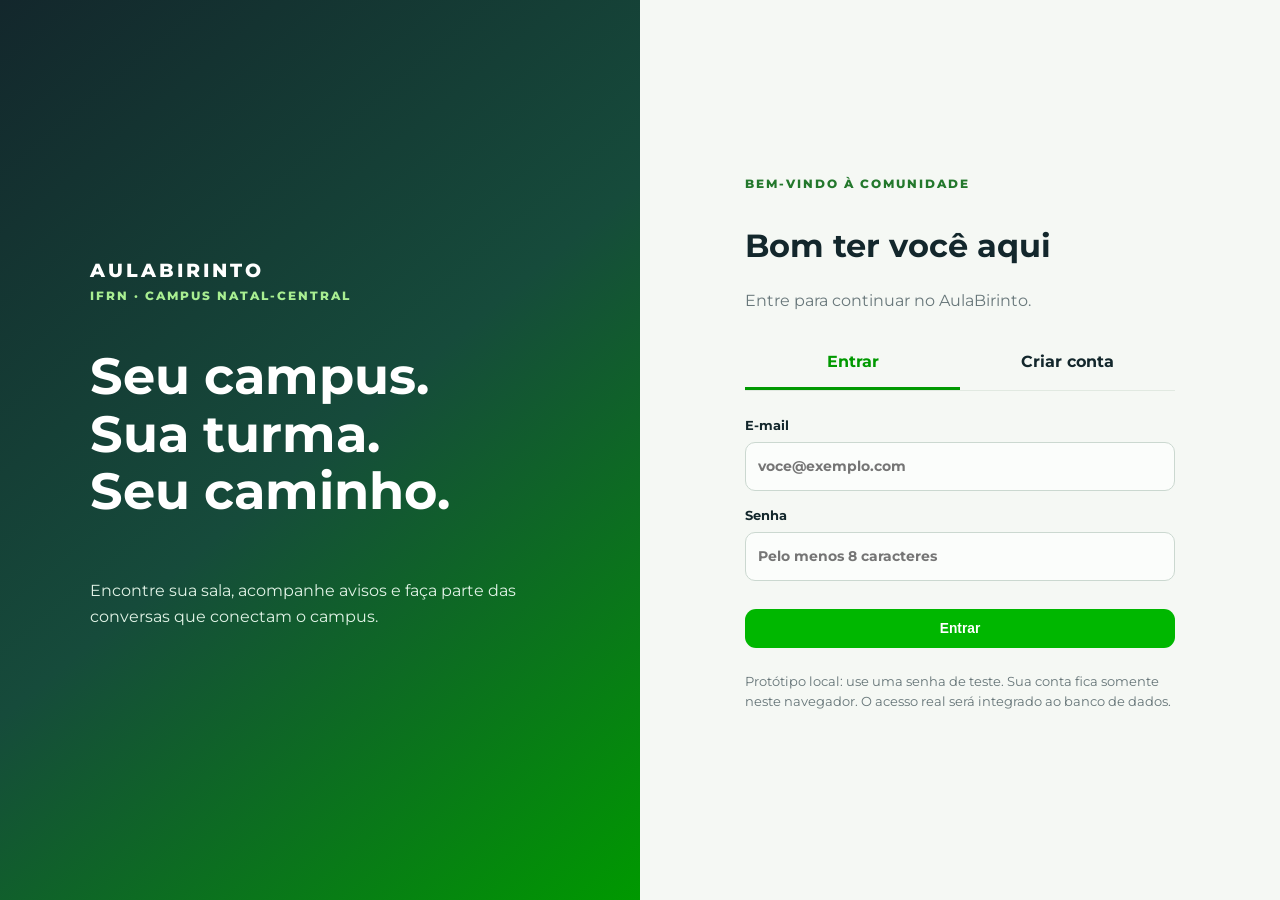
<file: AulaBirinto_DIATINF_animado/index.html>
<!DOCTYPE html>
<html lang="pt-BR">

<head>
    <meta charset="UTF-8">
    <meta name="viewport" content="width=device-width, initial-scale=1.0">

    <meta name="description" content="AulaBirinto - encontre sua sala sem complicação no IFRN CNAT">

    <title>Início | AulaBirinto</title>

    <link rel="stylesheet" href="css/styles.css">
    <link rel="stylesheet" href="css/animations.css">
    <link rel="stylesheet" href="css/community.css">
    <script src="js/community.js"></script>
</head>

<body>

    <!-- Cabeçalho -->
    <header class="topbar">
        <div class="top-inner">

            <a class="brand" href="index.html">
                <img src="images/logo.png" alt="AulaBirinto — encontre sua sala sem complicação">
            </a>

            <div class="user-chip">
                ● Área demonstrativa · IFRN CNAT
            </div>

        </div>
    </header>

    <!-- Menu de navegação -->
    <nav aria-label="Navegação principal">
        <div class="nav-inner">

            <a href="index.html">Início</a>

            <div class="dropdown">
                <a class="dropdown-label" href="cadastro1.html">
                    Cadastros ▾
                </a>

                <div class="submenu">
                    <a href="cadastro1.html">Salas de aula</a>
                    <a href="cadastro2.html">Turmas</a>
                    <a href="cadastro3.html">Avisos de mudança</a>
                </div>
            </div>

            <a href="sobre.html">Sobre nós</a>
            <a href="contato.html">Contato</a>

        </div>
    </nav>

    <!-- Conteúdo principal -->
    <main class="container">

        <!-- Seção inicial -->
        <section class="hero">

            <div class="eyebrow">
                IFRN · Campus Natal-Central
            </div>

            <h1>
                Encontrar sua sala<br>
                não precisa ser um labirinto.
            </h1>

            <p>
                Consulte salas, acompanhe mudanças de aula e explore
                o campus CNAT em uma experiência simples e colaborativa.
            </p>

            <a class="btn" href="cadastro1.html">
                Explorar salas →
            </a>

            <a class="btn secondary" href="sobre.html">
                Conheça o projeto
            </a>

        </section>

        <!-- Visão geral -->
        <div class="section-head">
            <h2>Visão geral do campus</h2>
            <span class="muted">Painel ilustrativo</span>
        </div>

        <section class="cards">

            <article class="card">
                <div class="card-icon">🧭</div>
                <div class="metric">Mapa</div>

                <h3>Localize ambientes</h3>

                <p>
                    Visualize blocos, salas e pontos de referência do CNAT.
                </p>
            </article>

            <article class="card">
                <div class="card-icon">🔔</div>
                <div class="metric">Ao vivo</div>

                <h3>Mudanças de sala</h3>

                <p>
                    Consulte avisos colaborativos sobre alterações nas aulas.
                </p>
            </article>

            <article class="card">
                <div class="card-icon">🤝</div>
                <div class="metric">Colabore</div>

                <h3>Informação comunitária</h3>

                <p>
                    Alunos autenticados poderão informar e validar atualizações.
                </p>
            </article>

        </section>

        <!-- Mapa esquemático -->
        <div class="section-head">
            <h2>Mapa esquemático</h2>

            <a href="cadastro1.html">
                Ver salas cadastradas →
            </a>
        </div>

        <section class="two-col">

            <div class="map-preview" aria-label="Representação esquemática dos blocos">

                <div class="block">
                    DIATINF
                    <small>Salas de aula</small>
                </div>

                <div class="block">
                    DIATINF
                    <small>Área acadêmica</small>
                </div>

                <div class="block">
                    DIATINF
                    <small>Bloco de ensino</small>
                </div>

                <div class="block">
                    DIATINF
                    <small>Salas de informática</small>
                </div>

                <div class="block highlight">
                    DIATINF-12
                    <small>Exemplo de alteração</small>
                </div>

                <div class="block">
                    DIATINF
                    <small>Referência visual</small>
                </div>

            </div>

            <div class="panel">

                <h3>Uma informação mais próxima da rotina</h3>

                <p class="muted">
                    O SUAP concentra informações acadêmicas oficiais,
                    mas mudanças pontuais podem chegar por e-mail ou
                    boca a boca. O AulaBirinto propõe uma camada
                    colaborativa para facilitar a consulta à sala atual.
                </p>

                <div class="notice">
                    *Este site usa contas e conversas locais neste navegador. Não há
                    validação em tempo real ou integração com o SUAP.
                </div>

            </div>

        </section>

    </main>

    <!-- Rodapé -->
    <footer>
        <div class="footer-inner">

            <div>
                <strong>AULABIRINTO</strong>
                · Encontre sua sala sem complicação
            </div>

            <div>
                Projeto acadêmico de Web Design · IFRN CNAT · 2026.2
            </div>

            <div>
                Protótipo demonstrativo — dados fictícios
            </div>

        </div>
    </footer>

    <!-- Scripts -->
    <script src="js/animations.js" defer></script>

</body>

</html>
</file>
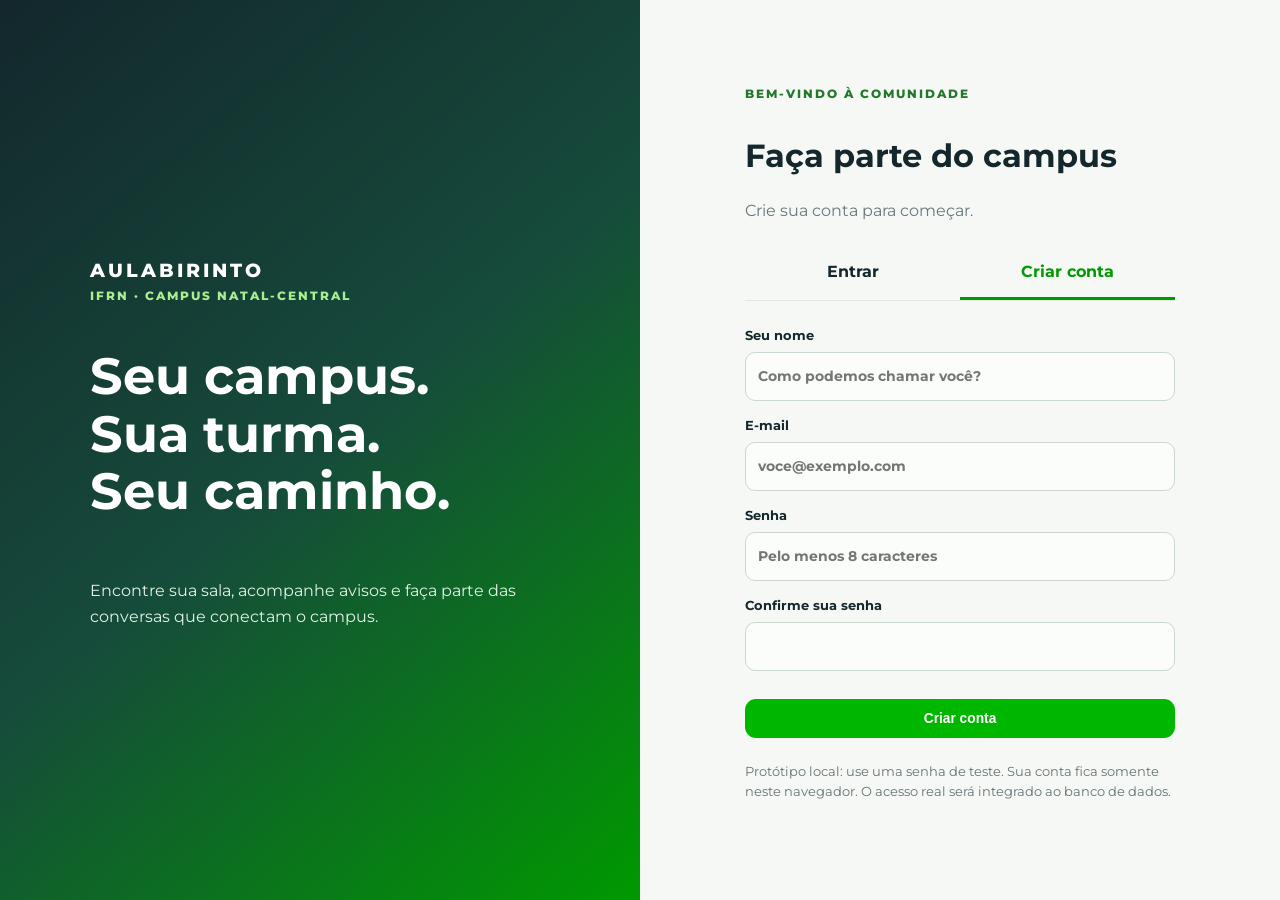
<file: AulaBirinto_DIATINF_animado/cadastro.html>
<!DOCTYPE html>
<html lang="pt-BR">

<head>
    <meta charset="UTF-8">
    <meta name="viewport" content="width=device-width, initial-scale=1">
    <title>Criar conta | AulaBirinto</title>
    <link rel="stylesheet" href="css/styles.css">
    <link rel="stylesheet" href="css/community.css">
    <script src="js/community.js"></script>
</head>

<body>
    <main class="auth-layout">
        <section class="auth-story"><span class="auth-brand">AULABIRINTO</span>
            <div class="eyebrow">IFRN · Campus Natal-Central</div>
            <h1>Seu campus.<br>Sua turma.<br>Seu caminho.</h1>
            <p>Encontre sua sala, acompanhe avisos e faça parte das conversas que conectam o campus.</p>
        </section>
        <section class="auth-main">
            <div class="auth-card">
                <div class="auth-intro">
                    <div class="eyebrow">Bem-vindo à comunidade</div>
                    <h2>Faça parte do campus</h2>
                    <p class="muted">Crie sua conta para começar.</p>
                </div>
                <nav class="auth-tabs" aria-label="Acesso à conta"><a href="login.html">Entrar</a><a
                        href="cadastro.html" aria-current="page">Criar conta</a></nav>
                <form id="auth-form" data-mode="register" class="form-grid"><label>Seu nome<input name="name"
                            autocomplete="name" required maxlength="80"
                            placeholder="Como podemos chamar você?"></label><label>E-mail<input name="email"
                            type="email" autocomplete="email" required maxlength="254"
                            placeholder="voce@exemplo.com"></label><label>Senha<input name="password" type="password"
                            autocomplete="new-password" minlength="8" maxlength="128" required
                            placeholder="Pelo menos 8 caracteres"></label><label>Confirme sua senha<input
                            type="password" name="confirm" autocomplete="new-password" required minlength="8"
                            maxlength="128"></label>
                    <p id="feedback" role="alert" aria-live="polite"></p><button type="submit" class="btn">Criar
                        conta</button>
                </form>
                <p class="local-note">Protótipo local: use uma senha de teste. Sua conta fica somente neste navegador. O
                    acesso real será integrado ao banco de dados.</p>
            </div>
        </section>
    </main>
</body>

</html>
</file>
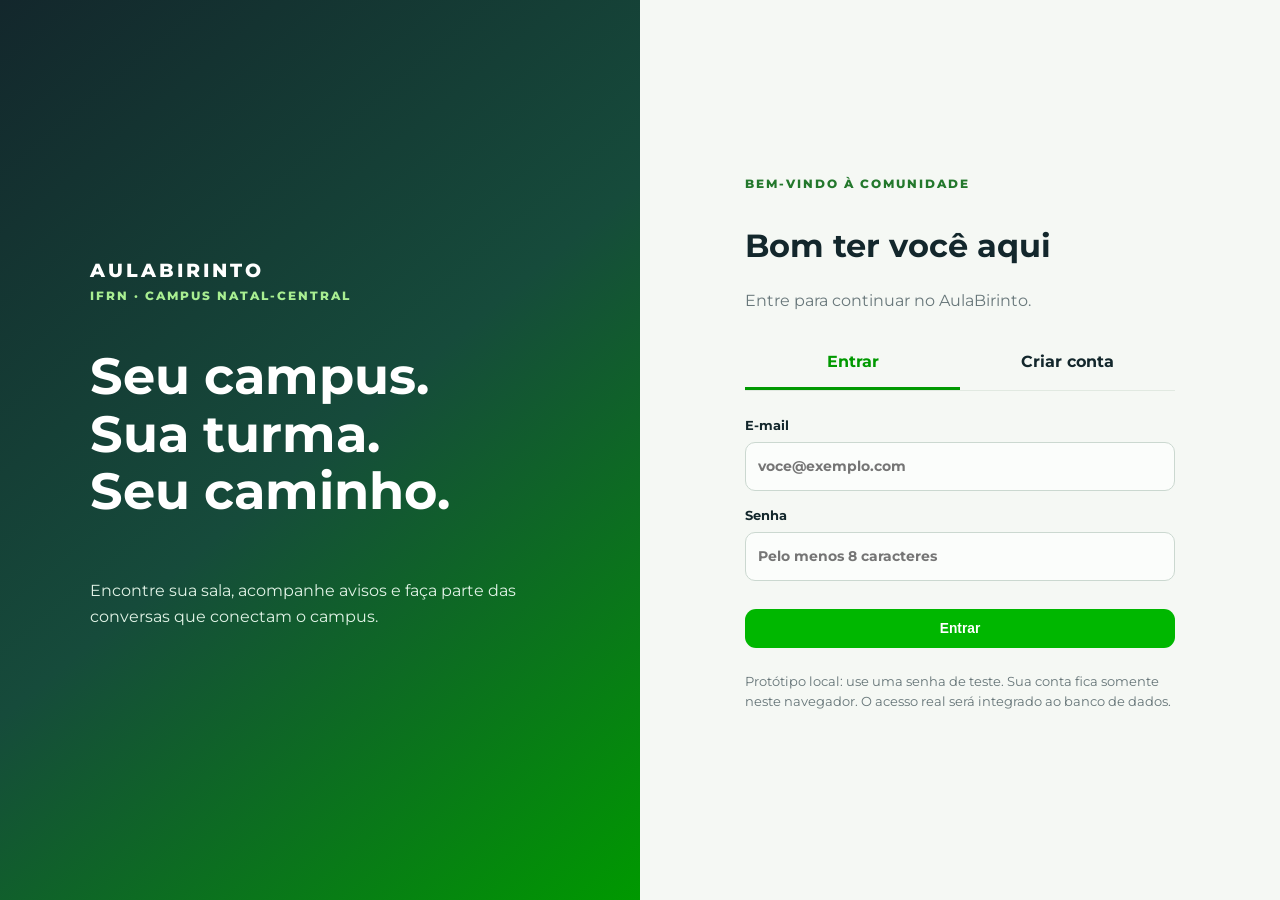
<file: AulaBirinto_DIATINF_animado/cadastro1.html>
<!DOCTYPE html>
<html lang="pt-BR">

<head>
    <meta charset="UTF-8">
    <meta name="viewport" content="width=device-width, initial-scale=1.0">
    <meta name="description" content="AulaBirinto - encontre sua sala sem complicação no IFRN CNAT">
    <title>Cadastro de salas | AulaBirinto</title>
    <link rel="stylesheet" href="css/styles.css">
    <link rel="stylesheet" href="css/animations.css">
    <link rel="stylesheet" href="css/community.css">
    <script src="js/community.js"></script>
</head>

<body>
    <header class="topbar">
        <div class="top-inner"><a class="brand" href="index.html"><img src="images/logo.png"
                    alt="AulaBirinto — encontre sua sala sem complicação"></a>
            <div class="user-chip">● Área demonstrativa · IFRN CNAT</div>
        </div>
    </header>
    <nav aria-label="Navegação principal">
        <div class="nav-inner">
            <a href="index.html">Início</a>
            <div class="dropdown"><a class="dropdown-label" href="cadastro1.html">Cadastros ▾</a>
                <div class="submenu">
                    <a href="cadastro1.html">Salas de aula</a><a href="cadastro2.html">Turmas</a><a
                        href="cadastro3.html">Avisos de mudança</a>
                </div>
            </div>
            <a href="sobre.html">Sobre nós</a><a href="contato.html">Contato</a>
        </div>
    </nav>
    <main class="container">
        <div class="eyebrow">Cadastros · 01</div>
        <h1 class="page-title">Salas de aula</h1>
        <p class="page-intro">Consulte os ambientes do campus, sua localização de referência, capacidade e situação. Os
            registros abaixo são fictícios para demonstração.</p>
        <div class="section-head">
            <h2>Lista de salas</h2><span class="status active">5 registros</span>
        </div>
        <div class="table-wrap">
            <table class="data-table">
                <thead>
                    <tr>
                        <th>Sala</th>
                        <th>Bloco / setor</th>
                        <th>Capacidade</th>
                        <th>Tipo</th>
                        <th>Status</th>
                    </tr>
                </thead>
                <tbody>
                    <tr>
                        <td>DIATINF-12</td>
                        <td>DIATINF</td>
                        <td>40 lugares</td>
                        <td>Aula</td>
                        <td><span class="status active">Ativa</span></td>
                    </tr>
                    <tr>
                        <td>DIATINF-08</td>
                        <td>DIATINF</td>
                        <td>35 lugares</td>
                        <td>Aula</td>
                        <td><span class="status active">Ativa</span></td>
                    </tr>
                    <tr>
                        <td>DIATINF-03</td>
                        <td>DIATINF</td>
                        <td>28 lugares</td>
                        <td>Informática</td>
                        <td><span class="status active">Ativa</span></td>
                    </tr>
                    <tr>
                        <td>DIATINF-04</td>
                        <td>DIATINF</td>
                        <td>45 lugares</td>
                        <td>Aula</td>
                        <td><span class="status pending">Em manutenção</span></td>
                    </tr>
                    <tr>
                        <td>DIATINF-01</td>
                        <td>DIATINF</td>
                        <td>50 lugares</td>
                        <td>Aula</td>
                        <td><span class="status active">Ativa</span></td>
                    </tr>
                </tbody>
            </table>
        </div>
        <div class="notice">Capacidade e status são ilustrativos e não representam dados oficiais do IFRN.</div>
    </main>
    <footer>
        <div class="footer-inner">
            <div><strong>AULABIRINTO</strong> · Encontre sua sala sem complicação</div>
            <div>Projeto acadêmico de Web Design · IFRN CNAT · 2026.2</div>
            <div>Protótipo demonstrativo — dados fictícios</div>
        </div>
    </footer>
    <script src="js/animations.js" defer></script>
</body>

</html>
</file>
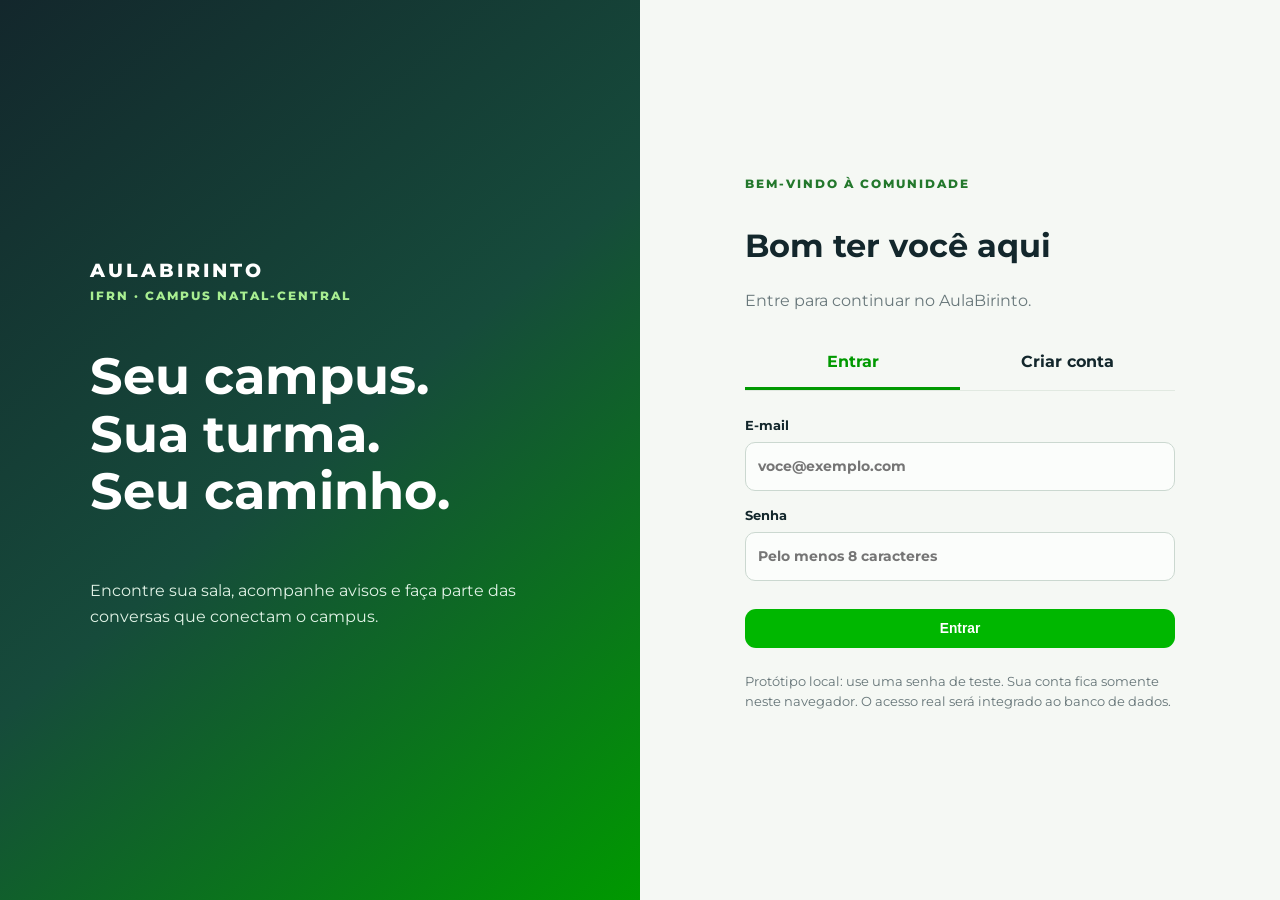
<file: AulaBirinto_DIATINF_animado/cadastro2.html>
<!DOCTYPE html>
<html lang="pt-BR">

<head>
    <meta charset="UTF-8">
    <meta name="viewport" content="width=device-width, initial-scale=1.0">
    <meta name="description" content="AulaBirinto - encontre sua sala sem complicação no IFRN CNAT">
    <title>Cadastro de turmas | AulaBirinto</title>
    <link rel="stylesheet" href="css/styles.css">
    <link rel="stylesheet" href="css/animations.css">
    <link rel="stylesheet" href="css/community.css">
    <script src="js/community.js"></script>
</head>

<body>
    <header class="topbar">
        <div class="top-inner"><a class="brand" href="index.html"><img src="images/logo.png"
                    alt="AulaBirinto — encontre sua sala sem complicação"></a>
            <div class="user-chip">● Área demonstrativa · IFRN CNAT</div>
        </div>
    </header>
    <nav aria-label="Navegação principal">
        <div class="nav-inner">
            <a href="index.html">Início</a>
            <div class="dropdown"><a class="dropdown-label" href="cadastro1.html">Cadastros ▾</a>
                <div class="submenu">
                    <a href="cadastro1.html">Salas de aula</a><a href="cadastro2.html">Turmas</a><a
                        href="cadastro3.html">Avisos de mudança</a>
                </div>
            </div>
            <a href="sobre.html">Sobre nós</a><a href="contato.html">Contato</a>
        </div>
    </nav>
    <main class="container">
        <div class="eyebrow">Cadastros · 02</div>
        <h1 class="page-title">Turmas</h1>
        <p class="page-intro">Consulte exemplos de turmas, disciplinas, docentes e sala cadastrada. As informações são
            fictícias.</p>
        <div class="section-head">
            <h2>Turmas cadastradas</h2><span class="status active">5 registros</span>
        </div>
        <div class="table-wrap">
            <table class="data-table">
                <thead>
                    <tr>
                        <th>Código</th>
                        <th>Curso</th>
                        <th>Disciplina</th>
                        <th>Professor(a)</th>
                        <th>Sala prevista</th>
                        <th>Status</th>
                    </tr>
                </thead>
                <tbody>
                    <tr>
                        <td>TADS-1A</td>
                        <td>TADS</td>
                        <td>Web Design</td>
                        <td>Silvia Matos</td>
                        <td>DIATINF-12</td>
                        <td><span class="status active">Em andamento</span></td>
                    </tr>
                    <tr>
                        <td>TADS-1B</td>
                        <td>TADS</td>
                        <td>Programação</td>
                        <td>Docente exemplo</td>
                        <td>DIATINF-08</td>
                        <td><span class="status active">Ativa</span></td>
                    </tr>
                    <tr>
                        <td>INFO-2A</td>
                        <td>Informática</td>
                        <td>Redes</td>
                        <td>Docente exemplo</td>
                        <td>DIATINF-03</td>
                        <td><span class="status pending">Aguardando</span></td>
                    </tr>
                    <tr>
                        <td>TADS-2A</td>
                        <td>TADS</td>
                        <td>Banco de Dados</td>
                        <td>Docente exemplo</td>
                        <td>DIATINF-04</td>
                        <td><span class="status inactive">Sala alterada</span></td>
                    </tr>
                    <tr>
                        <td>INFO-1A</td>
                        <td>Informática</td>
                        <td>Matemática</td>
                        <td>Docente exemplo</td>
                        <td>DIATINF-01</td>
                        <td><span class="status active">Ativa</span></td>
                    </tr>
                </tbody>
            </table>
        </div>
        <div class="notice">Os nomes de docentes e os horários não foram verificados. Este conteúdo serve apenas como
            demonstração visual.</div>
    </main>
    <footer>
        <div class="footer-inner">
            <div><strong>AULABIRINTO</strong> · Encontre sua sala sem complicação</div>
            <div>Projeto acadêmico de Web Design · IFRN CNAT · 2026.2</div>
            <div>Protótipo demonstrativo — dados fictícios</div>
        </div>
    </footer>
    <script src="js/animations.js" defer></script>
</body>

</html>
</file>
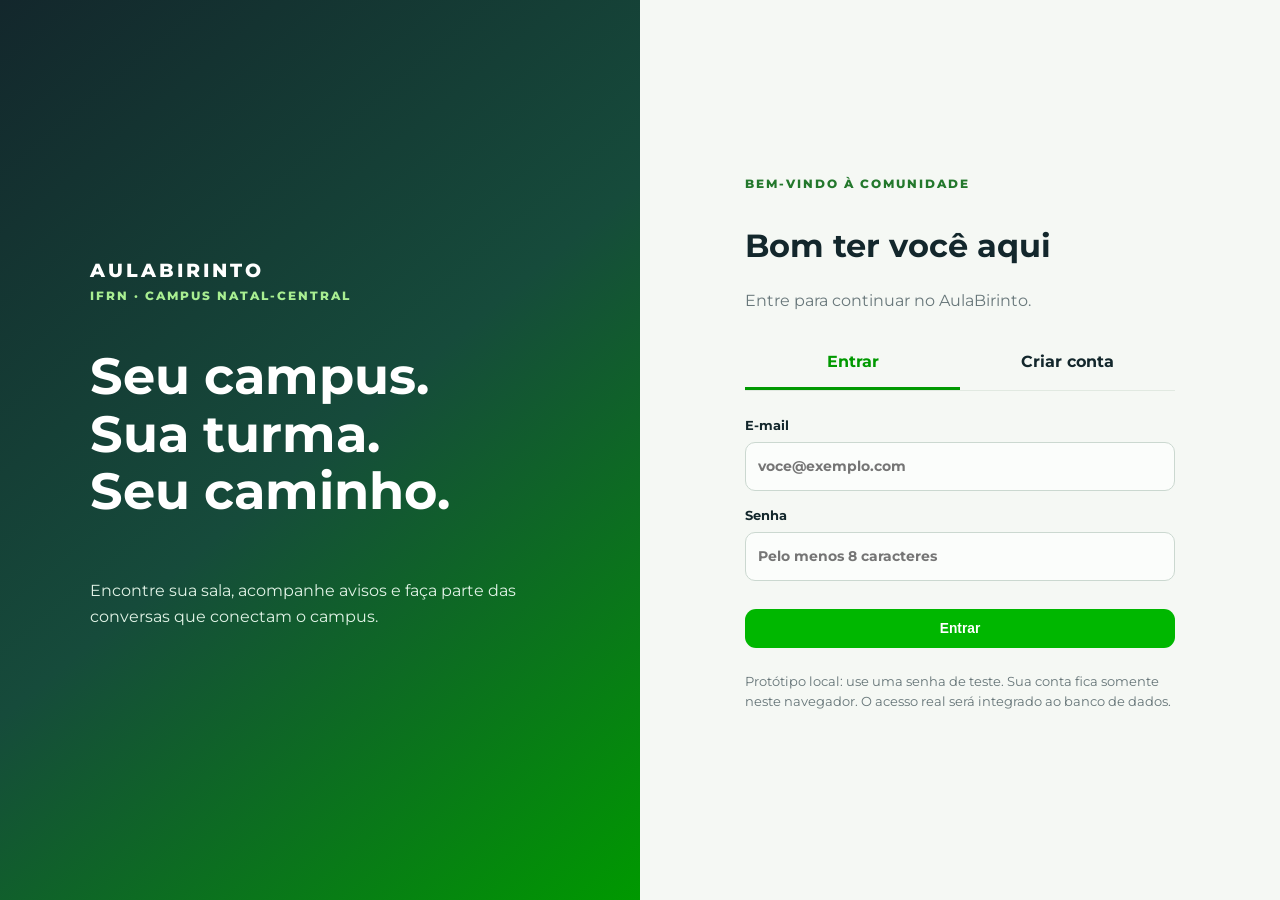
<file: AulaBirinto_DIATINF_animado/cadastro3.html>
<!DOCTYPE html>
<html lang="pt-BR">

<head>
    <meta charset="UTF-8">
    <meta name="viewport" content="width=device-width, initial-scale=1.0">
    <meta name="description" content="AulaBirinto - encontre sua sala sem complicação no IFRN CNAT">
    <title>Avisos de mudança | AulaBirinto</title>
    <link rel="stylesheet" href="css/styles.css">
    <link rel="stylesheet" href="css/animations.css">
    <link rel="stylesheet" href="css/community.css">
    <script src="js/community.js"></script>
</head>

<body>
    <header class="topbar">
        <div class="top-inner"><a class="brand" href="index.html"><img src="images/logo.png"
                    alt="AulaBirinto — encontre sua sala sem complicação"></a>
            <div class="user-chip">● Área demonstrativa · IFRN CNAT</div>
        </div>
    </header>
    <nav aria-label="Navegação principal">
        <div class="nav-inner">
            <a href="index.html">Início</a>
            <div class="dropdown"><a class="dropdown-label" href="cadastro1.html">Cadastros ▾</a>
                <div class="submenu">
                    <a href="cadastro1.html">Salas de aula</a><a href="cadastro2.html">Turmas</a><a
                        href="cadastro3.html">Avisos de mudança</a>
                </div>
            </div>
            <a href="sobre.html">Sobre nós</a><a href="contato.html">Contato</a>
        </div>
    </nav>
    <main class="container">
        <div class="eyebrow">Cadastros · 03</div>
        <h1 class="page-title">Avisos de mudança de sala</h1>
        <p class="page-intro">Acompanhe exemplos de notificações colaborativas. Em uma versão futura, os alunos
            autenticados poderão informar alterações e votar na confiabilidade dos avisos.</p>
        <div class="section-head">
            <h2>Registro de avisos</h2><span class="status pending">5 registros</span>
        </div>
        <div class="table-wrap">
            <table class="data-table">
                <thead>
                    <tr>
                        <th>Turma / aula</th>
                        <th>Sala anterior</th>
                        <th>Sala atual</th>
                        <th>Informado há</th>
                        <th>Validação</th>
                        <th>Status</th>
                    </tr>
                </thead>
                <tbody>
                    <tr>
                        <td>Web Design · TADS-1A</td>
                        <td>DIATINF-12</td>
                        <td>DIATINF-08</td>
                        <td>8 min</td>
                        <td>👍 12 · 👎 1</td>
                        <td><span class="status active">Confirmado</span></td>
                    </tr>
                    <tr>
                        <td>Redes · INFO-2A</td>
                        <td>DIATINF-03</td>
                        <td>DIATINF-02</td>
                        <td>15 min</td>
                        <td>👍 7 · 👎 0</td>
                        <td><span class="status active">Confirmado</span></td>
                    </tr>
                    <tr>
                        <td>Banco de Dados · TADS-2A</td>
                        <td>DIATINF-04</td>
                        <td>DIATINF-01</td>
                        <td>3 min</td>
                        <td>👍 2 · 👎 3</td>
                        <td><span class="status pending">Em validação</span></td>
                    </tr>
                    <tr>
                        <td>Matemática · INFO-1A</td>
                        <td>DIATINF-01</td>
                        <td>DIATINF-05</td>
                        <td>35 min</td>
                        <td>👍 4 · 👎 1</td>
                        <td><span class="status pending">Em validação</span></td>
                    </tr>
                    <tr>
                        <td>Programação · TADS-1B</td>
                        <td>DIATINF-08</td>
                        <td>DIATINF-12</td>
                        <td>2 h</td>
                        <td>👍 1 · 👎 5</td>
                        <td><span class="status inactive">Expirado</span></td>
                    </tr>
                </tbody>
            </table>
        </div>
        <div class="notice">Upvotes/downvotes, atualização em tempo real e expiração automática são funcionalidades
            planejadas, não implementadas neste protótipo HTML/CSS.</div>
    </main>
    <footer>
        <div class="footer-inner">
            <div><strong>AULABIRINTO</strong> · Encontre sua sala sem complicação</div>
            <div>Projeto acadêmico de Web Design · IFRN CNAT · 2026.2</div>
            <div>Protótipo demonstrativo — dados fictícios</div>
        </div>
    </footer>
    <script src="js/animations.js" defer></script>
</body>

</html>
</file>
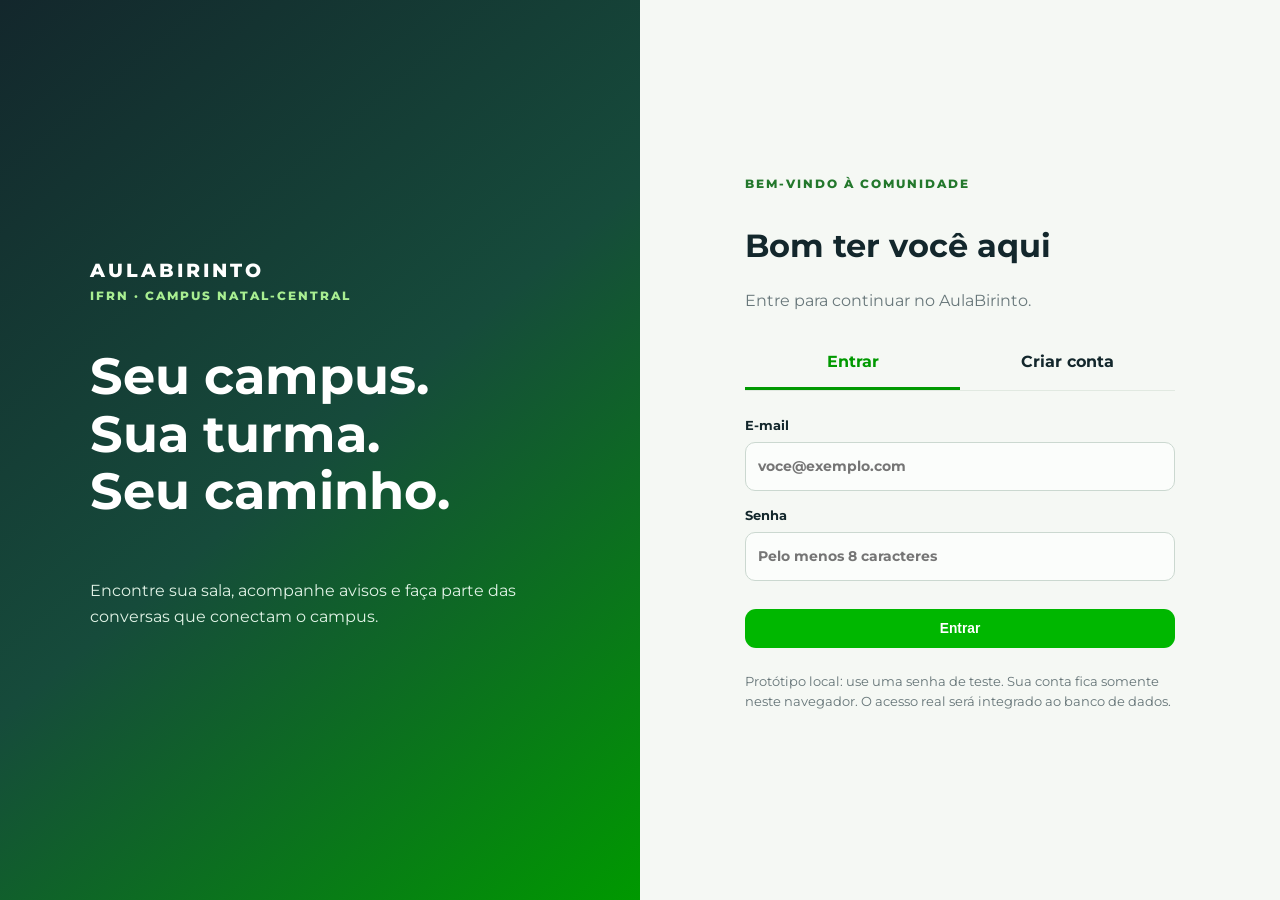
<file: AulaBirinto_DIATINF_animado/chat.html>
<!DOCTYPE html>
<html lang="pt-BR">

<head>
    <meta charset="UTF-8">
    <meta name="viewport" content="width=device-width, initial-scale=1">
    <title>Chat | AulaBirinto</title>
    <link rel="stylesheet" href="css/styles.css">
    <link rel="stylesheet" href="css/community.css">
    <script src="js/community.js"></script>
</head>

<body>
    <header class="topbar">
        <div class="top-inner"><a class="brand" href="index.html"><img src="images/logo.png"
                    alt="AulaBirinto — encontre sua sala"></a>
            <div class="user-chip"></div>
        </div>
    </header>
    <nav aria-label="Navegação principal">
        <div class="nav-inner"><a href="index.html">Início</a>
            <div class="dropdown"><a class="dropdown-label" href="cadastro1.html">Cadastros ▾</a>
                <div class="submenu"><a href="cadastro1.html">Salas de aula</a><a href="cadastro2.html">Turmas</a><a
                        href="cadastro3.html">Avisos de mudança</a></div>
            </div><a href="sobre.html">Sobre nós</a><a href="contato.html">Contato</a>
        </div>
    </nav>
    <main class="container">
        <div class="community-heading">
            <div>
                <div class="eyebrow">Comunidade · IFRN CNAT</div>
                <h1 class="page-title">Chat do campus</h1>
                <p class="page-intro">Um espaço para trocar ideias e tirar dúvidas rápidas.</p>
            </div>
        </div>
        <section class="panel chat-shell" aria-label="Chat">
            <div class="chat-bar"><label for="room"><strong>Sala de conversa</strong></label><select id="room"
                    class="room-select">
                    <option value="geral"># Geral</option>
                    <option value="diatinf"># DIATINF</option>
                    <option value="salas"># Salas e mudanças</option>
                </select></div>
            <div id="conversation" class="chat-log" role="log" aria-label="Mensagens da sala" aria-live="polite"
                aria-relevant="additions text"></div>
            <form id="message-form" class="form-grid message-compose"><label>Sua mensagem<textarea name="body" required
                        maxlength="2000" placeholder="Escreva uma mensagem…"></textarea></label><button class="btn"
                    type="submit">Enviar →</button></form>
            <p id="feedback" role="status"></p>
            <p class="local-note">Modo local: mensagens salvas neste navegador e sincronizadas entre suas abas. A
                conexão com outras pessoas será ativada com o servidor.</p>
        </section>
    </main>
    <footer>
        <div class="footer-inner"><strong>AULABIRINTO</strong><span>Projeto acadêmico · IFRN CNAT</span><span>Comunidade
                do campus</span></div>
    </footer>
</body>

</html>
</file>
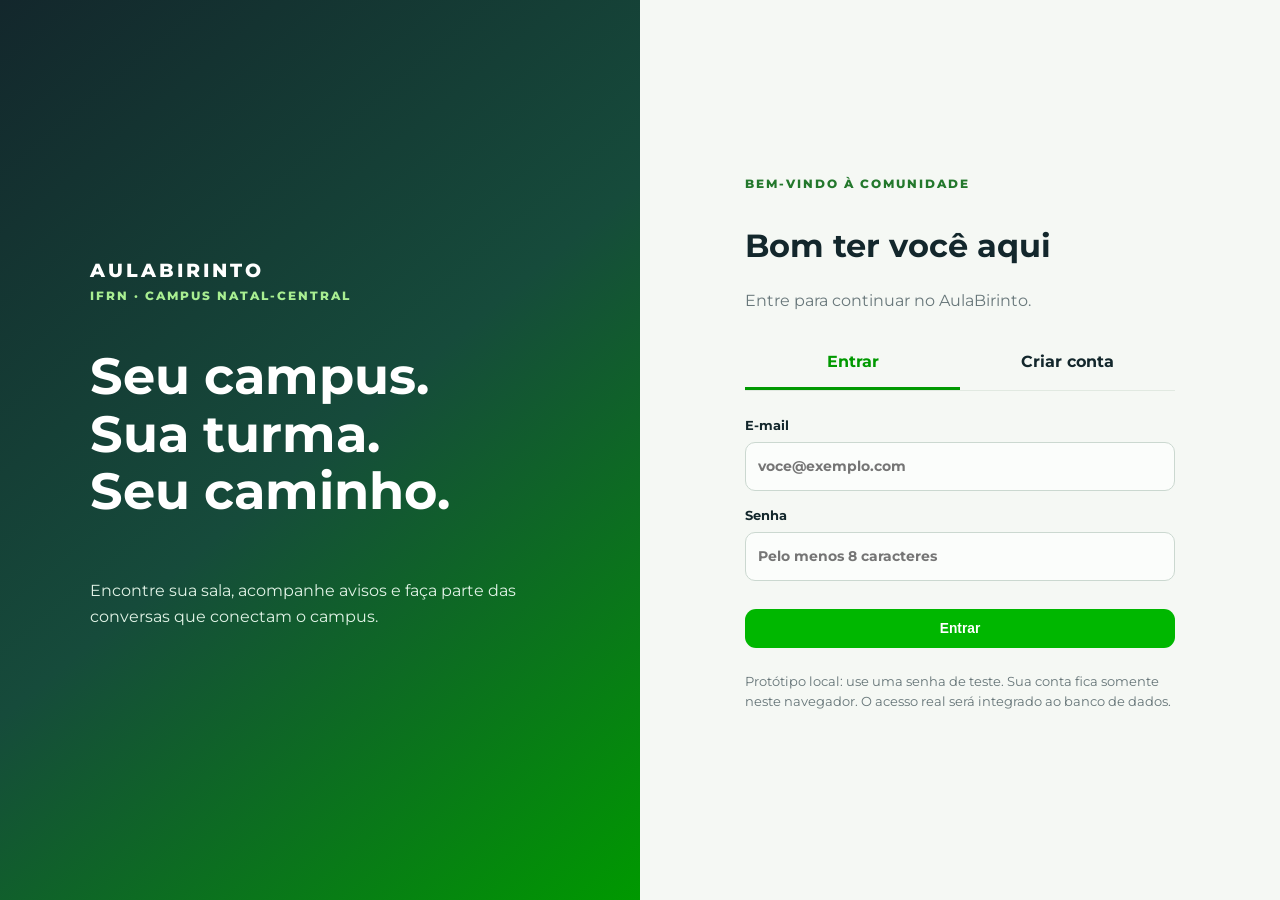
<file: AulaBirinto_DIATINF_animado/contato.html>
<!DOCTYPE html>
<html lang="pt-BR">

<head>
    <meta charset="UTF-8">
    <meta name="viewport" content="width=device-width, initial-scale=1.0">

    <meta name="description"
        content="AulaBirinto - encontre sua sala sem complicação no IFRN CNAT">

    <title>Contato | AulaBirinto</title>

    <link rel="stylesheet" href="css/styles.css">
    <link rel="stylesheet" href="css/animations.css">
    <link rel="stylesheet" href="css/community.css">
    <script src="js/community.js"></script>
</head>

<body>

    <!-- Cabeçalho -->
    <header class="topbar">
        <div class="top-inner">

            <a class="brand" href="index.html">
                <img src="images/logo.png"
                    alt="AulaBirinto — encontre sua sala sem complicação">
            </a>

            <div class="user-chip">
                ● Área demonstrativa · IFRN CNAT
            </div>

        </div>
    </header>

    <!-- Menu de navegação -->
    <nav aria-label="Navegação principal">
        <div class="nav-inner">

            <a href="index.html">Início</a>

            <div class="dropdown">
                <a class="dropdown-label" href="cadastro1.html">
                    Cadastros ▾
                </a>

                <div class="submenu">
                    <a href="cadastro1.html">Salas de aula</a>
                    <a href="cadastro2.html">Turmas</a>
                    <a href="cadastro3.html">Avisos de mudança</a>
                </div>
            </div>

            <a href="sobre.html">Sobre nós</a>
            <a href="contato.html">Contato</a>

        </div>
    </nav>

    <!-- Conteúdo principal -->
    <main class="container">

        <!-- Apresentação -->
        <div class="eyebrow">
            Fale conosco
        </div>

        <h1 class="page-title">
            Contato
        </h1>

        <p class="page-intro">
            Envie uma sugestão, dúvida ou comentário sobre a proposta AulaBirinto.
        </p>

        <!-- Seção de contato -->
        <section class="contact-grid">

            <!-- Informações institucionais -->
            <article class="panel">

                <h2>Informações</h2>

                <p class="muted">
                    Contato demonstrativo do projeto acadêmico.
                </p>

                <p>
                    <strong>Instituição</strong><br>
                    IFRN — Campus Natal-Central
                </p>

                <p>
                    <strong>Endereço</strong><br>
                    Av. Sen. Salgado Filho, Natal — RN
                </p>

                <p>
                    <strong>E-mail</strong><br>
                    aulabirinto@example.com
                </p>

                <p>
                    <strong>Telefone</strong><br>
                    (84) 0000-0000
                </p>

                <div class="notice">
                    Dados fictícios usados apenas para cumprir a proposta do trabalho.
                </div>

            </article>

            <!-- Formulário de contato -->
            <section class="panel">

                <h2>Formulário de contato</h2>

                <form class="form-grid" action="#" method="get">

                    <label for="nome">
                        Nome

                        <input
                            id="nome"
                            name="nome"
                            type="text"
                            placeholder="Digite seu nome"
                            required
                        >
                    </label>

                    <label for="email">
                        E-mail

                        <input
                            id="email"
                            name="email"
                            type="email"
                            placeholder="seuemail@exemplo.com"
                            required
                        >
                    </label>

                    <label for="mensagem">
                        Mensagem

                        <textarea
                            id="mensagem"
                            name="mensagem"
                            placeholder="Escreva sua mensagem..."
                            required
                        ></textarea>
                    </label>

                    <button class="btn" type="submit">
                        Enviar mensagem
                    </button>

                    <p class="muted">
                        O formulário é visual e não envia dados para um servidor.
                    </p>

                </form>

            </section>

        </section>

    </main>

    <!-- Rodapé -->
    <footer>
        <div class="footer-inner">

            <div>
                <strong>AULABIRINTO</strong>
                · Encontre sua sala sem complicação
            </div>

            <div>
                Projeto acadêmico de Web Design · IFRN CNAT · 2026.2
            </div>

            <div>
                Protótipo demonstrativo — dados fictícios
            </div>

        </div>
    </footer>

    <!-- Scripts -->
    <script src="js/animations.js" defer></script>

</body>
</html>
</file>
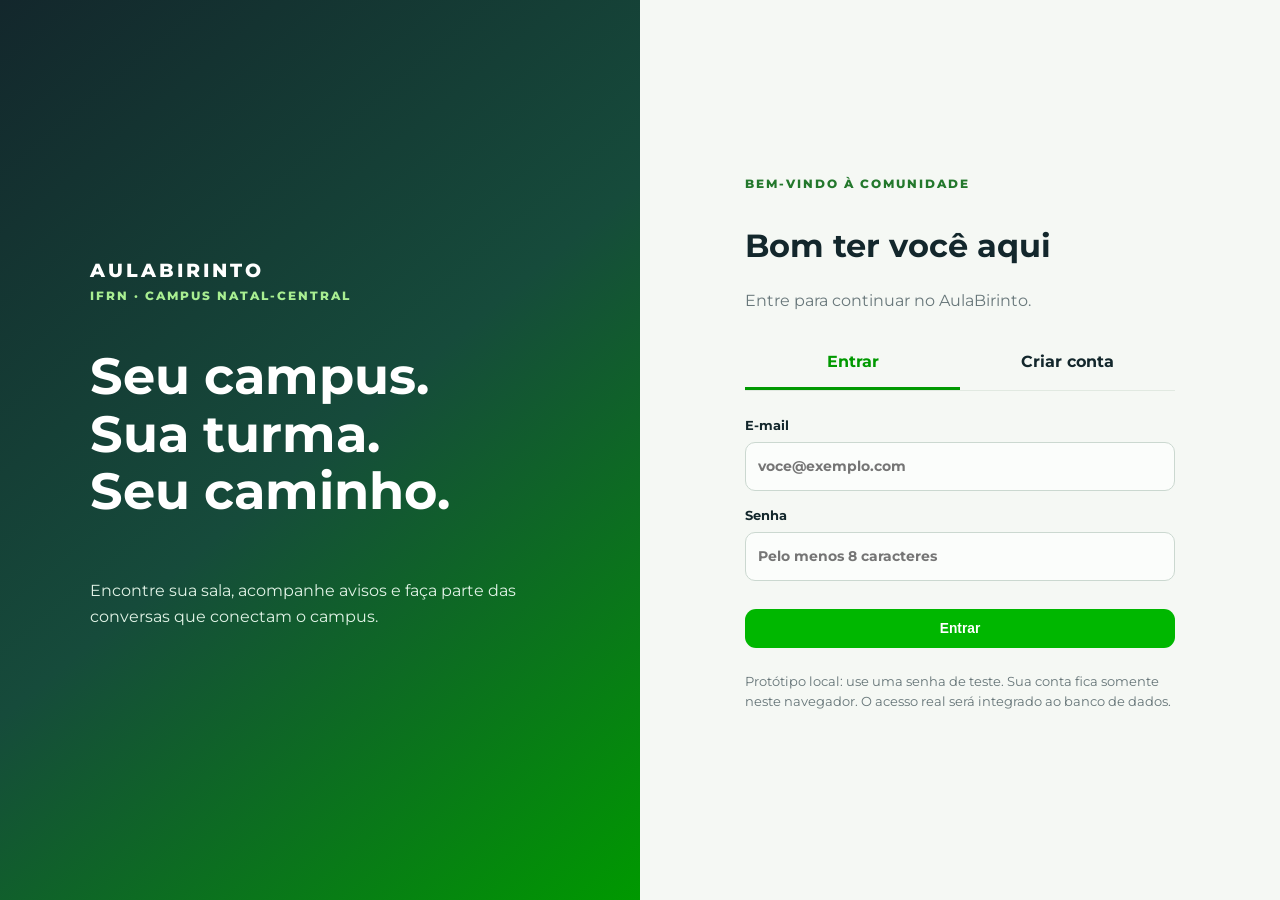
<file: AulaBirinto_DIATINF_animado/forum.html>
<!DOCTYPE html>
<html lang="pt-BR">

<head>
    <meta charset="UTF-8">
    <meta name="viewport" content="width=device-width, initial-scale=1">
    <title>Fórum | AulaBirinto</title>
    <link rel="stylesheet" href="css/styles.css">
    <link rel="stylesheet" href="css/community.css">
    <script src="js/community.js"></script>
</head>

<body>
    <header class="topbar">
        <div class="top-inner"><a class="brand" href="index.html"><img src="images/logo.png"
                    alt="AulaBirinto — encontre sua sala"></a>
            <div class="user-chip"></div>
        </div>
    </header>
    <nav aria-label="Navegação principal">
        <div class="nav-inner"><a href="index.html">Início</a>
            <div class="dropdown"><a class="dropdown-label" href="cadastro1.html">Cadastros ▾</a>
                <div class="submenu"><a href="cadastro1.html">Salas de aula</a><a href="cadastro2.html">Turmas</a><a
                        href="cadastro3.html">Avisos de mudança</a></div>
            </div><a href="sobre.html">Sobre nós</a><a href="contato.html">Contato</a>
        </div>
    </nav>
    <main class="container">
        <div class="community-heading">
            <div>
                <div class="eyebrow">Comunidade · IFRN CNAT</div>
                <h1 class="page-title">Fórum do campus</h1>
                <p class="page-intro">Uma dúvida sua pode ser a dúvida de toda a turma. Vamos conversar?</p>
            </div><a class="btn" href="#topic-form">+ Novo tópico</a>
        </div>
        <p id="feedback" role="status" aria-live="polite"></p>
        <div class="community-grid">
            <section aria-label="Tópicos">
                <div class="filters"><input id="search" type="search" aria-label="Buscar tópicos"
                        placeholder="Buscar uma conversa…"><select id="filter" aria-label="Filtrar categoria">
                        <option value="">Todas as categorias</option>
                        <option>Dúvidas</option>
                        <option>Salas e turmas</option>
                        <option>Avisos</option>
                        <option>Vida no campus</option>
                    </select></div>
                <div id="topics"></div>
                <section id="topic-detail" class="panel" aria-label="Conversa selecionada" hidden></section>
            </section>
            <aside class="panel">
                <h2>Comece uma conversa</h2>
                <p class="muted">Compartilhe dúvidas, descobertas e avisos com a comunidade.</p>
                <form id="topic-form" class="form-grid"><label>Título<input name="title" required maxlength="120"
                            placeholder="Sobre o que você quer conversar?"></label><label>Categoria<select
                            name="category">
                            <option>Dúvidas</option>
                            <option>Salas e turmas</option>
                            <option>Avisos</option>
                            <option>Vida no campus</option>
                        </select></label><label>Mensagem<textarea name="body" required maxlength="4000"
                            placeholder="Conte um pouco mais…"></textarea></label><button class="btn"
                        type="submit">Publicar tópico</button></form>
                <p class="local-note">Os tópicos ficam neste navegador por enquanto. Seja gentil e evite compartilhar
                    dados pessoais.</p>
            </aside>
        </div>
    </main>
    <footer>
        <div class="footer-inner"><strong>AULABIRINTO</strong><span>Projeto acadêmico · IFRN CNAT</span><span>Comunidade
                do campus</span></div>
    </footer>
</body>

</html>
</file>
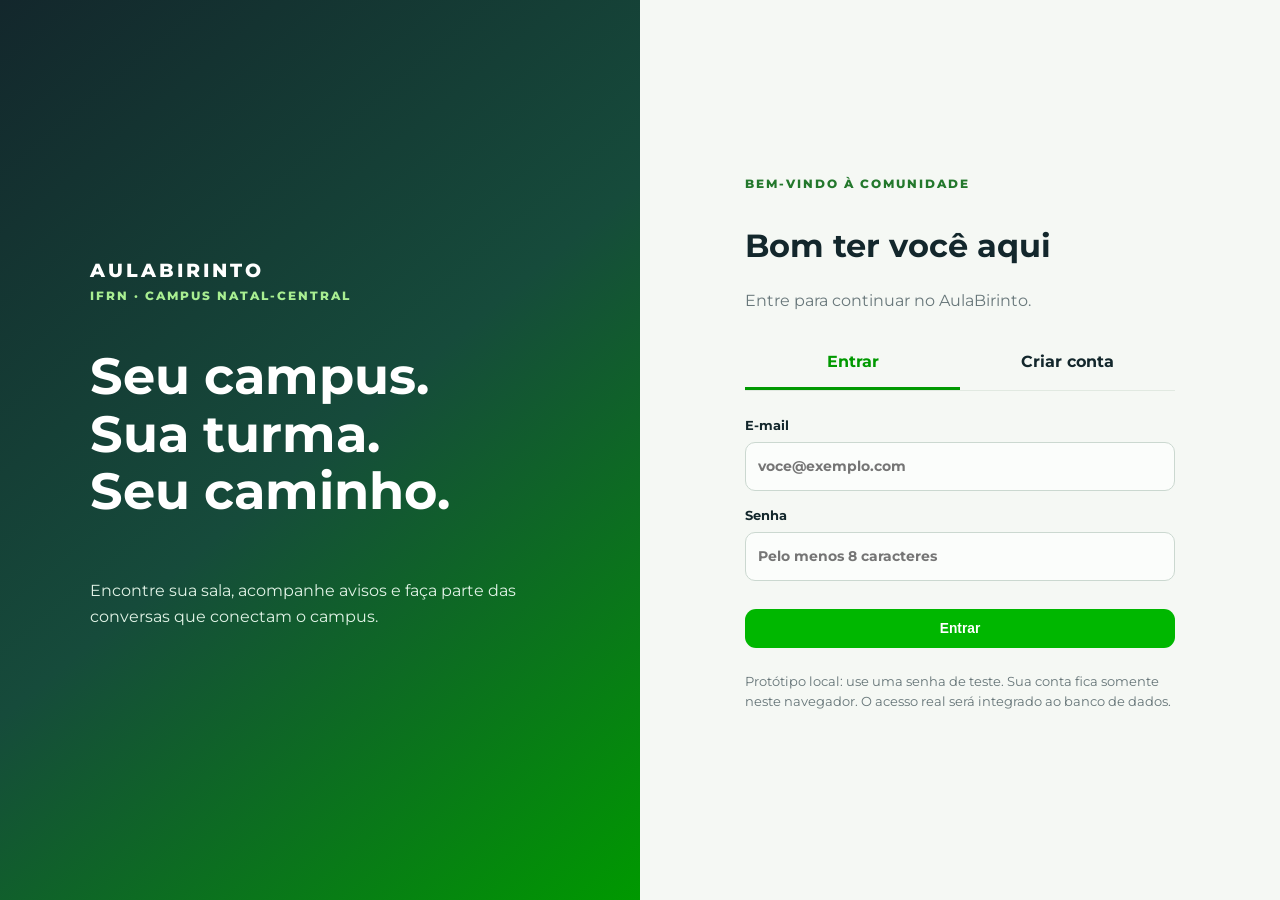
<file: AulaBirinto_DIATINF_animado/login.html>
<!DOCTYPE html>
<html lang="pt-BR">

<head>
    <meta charset="UTF-8">
    <meta name="viewport" content="width=device-width, initial-scale=1">
    <title>Entrar | AulaBirinto</title>
    <link rel="stylesheet" href="css/styles.css">
    <link rel="stylesheet" href="css/community.css">
    <script src="js/community.js"></script>
</head>

<body>
    <main class="auth-layout">
        <section class="auth-story"><span class="auth-brand">AULABIRINTO</span>
            <div class="eyebrow">IFRN · Campus Natal-Central</div>
            <h1>Seu campus.<br>Sua turma.<br>Seu caminho.</h1>
            <p>Encontre sua sala, acompanhe avisos e faça parte das conversas que conectam o campus.</p>
        </section>
        <section class="auth-main">
            <div class="auth-card">
                <div class="auth-intro">
                    <div class="eyebrow">Bem-vindo à comunidade</div>
                    <h2>Bom ter você aqui</h2>
                    <p class="muted">Entre para continuar no AulaBirinto.</p>
                </div>
                <nav class="auth-tabs" aria-label="Acesso à conta"><a href="login.html" aria-current="page">Entrar</a><a
                        href="cadastro.html">Criar conta</a></nav>
                <form id="auth-form" data-mode="login" class="form-grid"><label>E-mail<input name="email" type="email"
                            autocomplete="email" required maxlength="254"
                            placeholder="voce@exemplo.com"></label><label>Senha<input name="password" type="password"
                            autocomplete="current-password" minlength="8" maxlength="128" required
                            placeholder="Pelo menos 8 caracteres"></label>
                    <p id="feedback" role="alert" aria-live="polite"></p><button type="submit"
                        class="btn">Entrar</button>
                </form>
                <p class="local-note">Protótipo local: use uma senha de teste. Sua conta fica somente neste navegador. O
                    acesso real será integrado ao banco de dados.</p>
            </div>
        </section>
    </main>
</body>

</html>
</file>
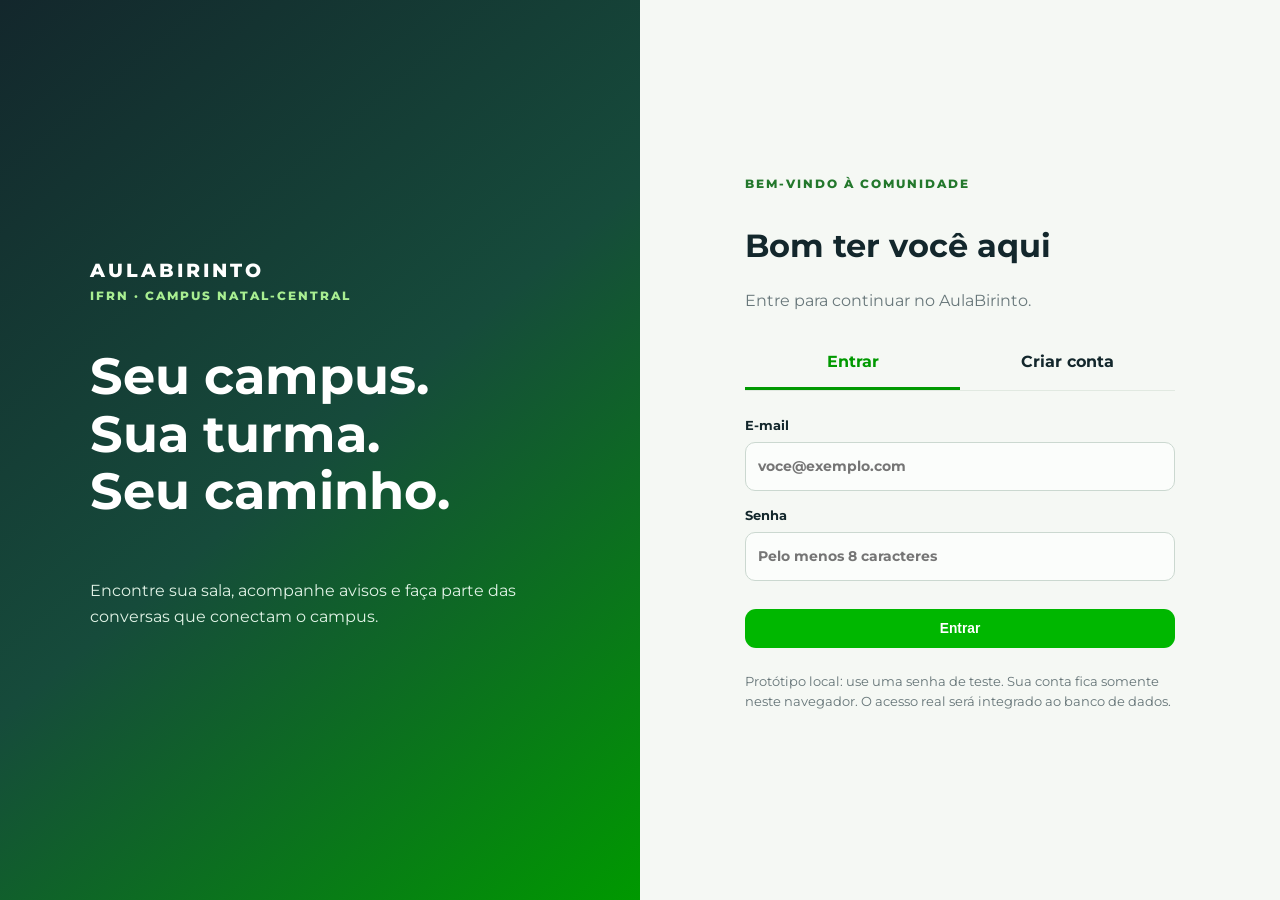
<file: AulaBirinto_DIATINF_animado/sobre.html>
<!DOCTYPE html>
<html lang="pt-BR">

<head>
    <meta charset="UTF-8">
    <meta name="viewport" content="width=device-width, initial-scale=1.0">

    <meta name="description" content="AulaBirinto - encontre sua sala sem complicação no IFRN CNAT">

    <title>Sobre nós | AulaBirinto</title>

    <link rel="stylesheet" href="css/styles.css">
    <link rel="stylesheet" href="css/animations.css">
    <link rel="stylesheet" href="css/community.css">
    <script src="js/community.js"></script>
</head>

<body>

    <!-- Cabeçalho -->
    <header class="topbar">
        <div class="top-inner">

            <a class="brand" href="index.html">
                <img src="images/logo.png" alt="AulaBirinto — encontre sua sala sem complicação">
            </a>

            <div class="user-chip">
                ● Área demonstrativa · IFRN CNAT
            </div>

        </div>
    </header>

    <!-- Menu de navegação -->
    <nav aria-label="Navegação principal">
        <div class="nav-inner">

            <a href="index.html">Início</a>

            <div class="dropdown">
                <a class="dropdown-label" href="cadastro1.html">
                    Cadastros ▾
                </a>

                <div class="submenu">
                    <a href="cadastro1.html">Salas de aula</a>
                    <a href="cadastro2.html">Turmas</a>
                    <a href="cadastro3.html">Avisos de mudança</a>
                </div>
            </div>

            <a href="sobre.html">Sobre nós</a>
            <a href="contato.html">Contato</a>

        </div>
    </nav>

    <!-- Conteúdo principal -->
    <main class="container">

        <!-- Apresentação -->
        <div class="eyebrow">
            Institucional
        </div>

        <h1 class="page-title">
            Sobre o AulaBirinto
        </h1>

        <p class="page-intro">
            Uma proposta de tecnologia colaborativa para tornar a circulação
            pelo IFRN CNAT mais simples e a informação sobre salas mais acessível.
        </p>

        <!-- História do projeto -->
        <section class="panel">

            <h2>Como surgiu</h2>

            <p>
                O AulaBirinto nasceu da observação de um problema cotidiano:
                aulas podem ocorrer em salas diferentes das cadastradas no SUAP,
                e avisos de última hora chegam por e-mail ou pelo “boca a boca”.
                Isso pode gerar confusão, atrasos e dificuldade de localização,
                sobretudo para calouros.
            </p>

            <p>
                O nome une “Aula” ao “Labirinto”, representando o desafio de
                encontrar blocos, corredores e salas. A identidade visual
                utiliza o símbolo de um labirinto com marcador de localização,
                reforçando a ideia de orientação.
            </p>

        </section>

        <!-- Missão e serviços -->
        <div class="two-col">

            <article class="panel">

                <h2>Missão</h2>

                <p>
                    Facilitar a localização de salas e a consulta às mudanças
                    de ambientes acadêmicos por meio de uma interface clara
                    e colaborativa.
                </p>

                <h3>Objetivos</h3>

                <ul class="clean">
                    <li>Centralizar referências sobre salas.</li>
                    <li>Apresentar um mapa esquemático do campus.</li>
                    <li>Reduzir desencontros e perda de tempo.</li>
                    <li>Estimular colaboração e informações confiáveis.</li>
                </ul>

            </article>

            <article class="panel">

                <h2>Serviços propostos</h2>

                <ul class="clean">
                    <li>Consulta a salas, blocos e capacidade.</li>
                    <li>Visualização de mapa interativo.</li>
                    <li>Informes de alterações nas salas.</li>
                    <li>Validação comunitária por votos.</li>
                    <li>Expiração automática de avisos antigos.</li>
                </ul>

                <h3>Contexto</h3>

                <p>
                    O campus possui uma estrutura ampla com blocos,
                    departamentos e laboratórios. O sistema foi pensado
                    para complementar a consulta cotidiana, sem substituir
                    o SUAP oficial.
                </p>

            </article>

        </div>

        <!-- Equipe -->
        <section class="panel">

            <h2>Equipe do projeto</h2>

            <p>
                Trabalho acadêmico de Web Design — IFRN CNAT, 2026.2.
            </p>

            <ul class="clean">
                <li>Caio Arthur Cardozo da Silva</li>
                <li>André Medeiros Silva</li>
                <li>Denju Gabriel da Silva Lira</li>
                <li>Fábio Hudson Gomes de Souza</li>
                <li>João Victor Marques Campos</li>
                <li>Lucas Gabryel Silva de Holanda</li>
                <li>Pedro Guilherme Nascimento da Silva</li>
            </ul>

        </section>

    </main>

    <!-- Rodapé -->
    <footer>
        <div class="footer-inner">

            <div>
                <strong>AULABIRINTO</strong>
                · Encontre sua sala sem complicação
            </div>

            <div>
                Projeto acadêmico de Web Design · IFRN CNAT · 2026.2
            </div>

            <div>
                Protótipo demonstrativo — dados fictícios
            </div>

        </div>
    </footer>

    <!-- Scripts -->
    <script src="js/animations.js" defer></script>

</body>

</html>
</file>
<file: AulaBirinto_DIATINF_animado/css/styles.css>
@import url('https://fonts.googleapis.com/css2?family=Montserrat:wght@400;500;600;700;800&display=swap');

:root {
    --green: #009900;
    --green2: #00b700;
    --lime: #68b92c;
    --red: #d9261d;
    --ink: #13272c;
    --taupe: #7f7460;
    --paper: #f5f8f4;
    --white: #fff;
    --line: #e1e9e1;
    --shadow: 0 10px 30px rgba(19, 39, 44, .08);
    --radius: 18px
}

* {
    box-sizing: border-box
}

html {
    scroll-behavior: smooth
}

body {
    margin: 0;
    font-family: Montserrat, Arial, sans-serif;
    background: var(--paper);
    color: var(--ink);
    line-height: 1.6
}

a {
    color: inherit;
    text-decoration: none
}

a:hover {
    color: var(--green)
}

a:focus-visible,
button:focus-visible,
input:focus-visible,
textarea:focus-visible {
    outline: 3px solid var(--red);
    outline-offset: 3px
}

.topbar {
    background: #fff;
    border-bottom: 1px solid var(--line);
    position: sticky;
    top: 0;
    z-index: 20
}

.top-inner {
    max-width: 1180px;
    margin: auto;
    padding: 12px 22px;
    display: flex;
    align-items: center;
    justify-content: space-between;
    gap: 24px
}

.brand img {
    width: 285px;
    max-width: 100%;
    display: block
}

.user-chip {
    background: #eef8ec;
    border: 1px solid #d7ecd3;
    color: var(--green);
    font-size: .78rem;
    font-weight: 700;
    border-radius: 30px;
    padding: 9px 14px;
    white-space: nowrap
}

nav {
    background: var(--ink);
    color: white
}

.nav-inner {
    max-width: 1180px;
    margin: auto;
    padding: 0 22px;
    display: flex;
    align-items: center;
    gap: 4px
}

.nav-inner>a,
.dropdown-label {
    display: block;
    padding: 13px 16px;
    font-weight: 600;
    font-size: .85rem;
    color: #fff
}

.nav-inner>a:hover,
.dropdown-label:hover {
    background: #214147;
    color: #fff
}

.dropdown {
    position: relative
}

.submenu {
    display: none;
    position: absolute;
    top: 100%;
    left: 0;
    min-width: 220px;
    background: white;
    color: var(--ink);
    box-shadow: var(--shadow);
    border: 1px solid var(--line);
    border-radius: 0 0 12px 12px;
    z-index: 30
}

.submenu a {
    display: block;
    padding: 12px 16px;
    font-size: .84rem
}

.submenu a:hover {
    background: #eff9ec;
    color: var(--green)
}

.dropdown:hover .submenu,
.dropdown:focus-within .submenu {
    display: block
}

.container {
    max-width: 1180px;
    margin: 0 auto;
    padding: 32px 22px 54px
}

.hero {
    position: relative;
    overflow: hidden;
    background: linear-gradient(125deg, #13272c 0%, #164b3b 58%, #009900 100%);
    border-radius: 26px;
    color: white;
    padding: clamp(28px, 5vw, 60px);
    box-shadow: var(--shadow)
}

.hero:after {
    content: "";
    position: absolute;
    width: 300px;
    height: 300px;
    border: 35px solid rgba(255, 255, 255, .08);
    border-radius: 50%;
    right: -70px;
    top: -110px
}

.eyebrow {
    color: #a8ee91;
    font-size: .76rem;
    letter-spacing: 2px;
    text-transform: uppercase;
    font-weight: 800
}

.hero h1 {
    font-size: clamp(2rem, 5vw, 3.5rem);
    line-height: 1.12;
    margin: 12px 0 16px;
    max-width: 700px
}

.hero p {
    max-width: 650px;
    color: #e1f3e6
}

.btn {
    display: inline-flex;
    align-items: center;
    justify-content: center;
    background: var(--green2);
    color: white;
    padding: 12px 18px;
    border-radius: 11px;
    font-weight: 700;
    font-size: .86rem;
    border: 0;
    cursor: pointer;
    transition: .2s
}

.btn:hover {
    transform: translateY(-2px);
    background: var(--lime);
    color: #fff
}

.btn.secondary {
    background: white;
    color: var(--ink);
    border: 1px solid var(--line)
}

.section-head {
    display: flex;
    align-items: end;
    justify-content: space-between;
    gap: 16px;
    margin: 32px 0 18px
}

.section-head h2,
.page-title {
    margin: 0;
    font-size: clamp(1.45rem, 3vw, 2rem);
    font-weight: 800
}

.muted {
    color: #68777a
}

.cards {
    display: grid;
    grid-template-columns: repeat(3, minmax(0, 1fr));
    gap: 18px
}

.card {
    background: white;
    border: 1px solid var(--line);
    border-radius: var(--radius);
    padding: 22px;
    box-shadow: var(--shadow);
    transition: transform .2s
}

.card:hover {
    transform: translateY(-3px)
}

.card-icon {
    width: 45px;
    height: 45px;
    border-radius: 13px;
    background: #e8f7e5;
    display: grid;
    place-items: center;
    font-size: 1.3rem;
    margin-bottom: 12px
}

.card h3 {
    margin: 5px 0 8px;
    font-size: 1.05rem
}

.metric {
    font-size: 2rem;
    font-weight: 800;
    color: var(--green);
    line-height: 1.3
}

.card p {
    font-size: .88rem;
    color: #657477;
    margin-bottom: 0
}

.notice {
    background: #fff;
    border: 1px solid #f2d7d3;
    border-left: 5px solid var(--red);
    padding: 15px 18px;
    border-radius: 12px;
    margin-top: 20px;
    font-size: .88rem
}

.page-intro {
    margin: 8px 0 24px;
    max-width: 780px;
    color: #657477
}

.panel {
    background: white;
    border: 1px solid var(--line);
    border-radius: var(--radius);
    padding: 24px;
    box-shadow: var(--shadow);
    margin-top: 20px
}

.table-wrap {
    overflow-x: auto;
    border-radius: 14px;
    border: 1px solid var(--line);
    background: white
}

.data-table {
    width: 100%;
    border-collapse: collapse;
    min-width: 680px
}

.data-table th {
    background: #13272c;
    color: #fff;
    text-align: left;
    font-size: .78rem;
    letter-spacing: .3px;
    padding: 15px
}

.data-table td {
    padding: 14px 15px;
    border-bottom: 1px solid var(--line);
    font-size: .84rem
}

.data-table tbody tr:nth-child(even) {
    background: #f6faf5
}

.data-table tbody tr:hover {
    background: #eaf7e8
}

.status {
    display: inline-block;
    padding: 5px 10px;
    border-radius: 30px;
    font-size: .72rem;
    font-weight: 800
}

.active {
    background: #e1f6df;
    color: #087c25
}

.pending {
    background: #fff3d7;
    color: #946100
}

.inactive {
    background: #fde6e3;
    color: #b42318
}

.two-col {
    display: grid;
    grid-template-columns: 1fr 1fr;
    gap: 18px
}

.map-preview {
    min-height: 300px;
    background: #f0f7ee;
    border: 1px solid #d8e9d4;
    border-radius: 18px;
    padding: 22px;
    display: grid;
    grid-template-columns: repeat(3, 1fr);
    gap: 12px;
    align-content: center
}

.block {
    background: white;
    border: 2px solid #9ccc91;
    border-radius: 12px;
    padding: 20px 8px;
    text-align: center;
    font-size: .8rem;
    font-weight: 800;
    color: #23782c;
    box-shadow: 0 4px 12px #13272c0c
}

.block.highlight {
    border-color: var(--red);
    color: var(--red);
    background: #fff7f6
}

.block small {
    display: block;
    font-weight: 500;
    color: #647477;
    margin-top: 5px
}

ul.clean {
    padding-left: 20px
}

ul.clean li {
    margin: 8px 0
}

.contact-grid {
    display: grid;
    grid-template-columns: .8fr 1.2fr;
    gap: 20px
}

.form-grid {
    display: grid;
    gap: 14px
}

.form-grid label {
    font-size: .82rem;
    font-weight: 700
}

.form-grid input,
.form-grid textarea {
    width: 100%;
    margin-top: 6px;
    border: 1px solid #cbd8d0;
    border-radius: 10px;
    padding: 12px;
    font: inherit;
    font-size: .9rem;
    background: #fbfdfb
}

.form-grid textarea {
    min-height: 130px;
    resize: vertical
}

footer {
    background: var(--ink);
    color: #d9e5e1;
    padding: 25px 22px
}

.footer-inner {
    max-width: 1180px;
    margin: auto;
    display: flex;
    justify-content: space-between;
    gap: 15px;
    flex-wrap: wrap;
    font-size: .8rem
}

.footer-inner strong {
    color: #a8ee91
}

@media(max-width:800px) {
    .top-inner {
        flex-wrap: wrap
    }

    .brand img {
        width: 250px
    }

    .nav-inner {
        flex-wrap: wrap;
        padding: 0 10px
    }

    .nav-inner>a,
    .dropdown-label {
        padding: 11px 12px
    }

    .cards {
        grid-template-columns: repeat(2, minmax(0, 1fr))
    }

    .two-col,
    .contact-grid {
        grid-template-columns: 1fr
    }

    .container {
        padding-top: 24px
    }
}

@media(max-width:520px) {
    .top-inner {
        padding: 10px 16px
    }

    .user-chip {
        font-size: .68rem
    }

    .nav-inner {
        gap: 0
    }

    .nav-inner>a,
    .dropdown-label {
        font-size: .76rem;
        padding: 10px 9px
    }

    .submenu {
        min-width: 190px
    }

    .container {
        padding: 20px 14px 38px
    }

    .hero {
        border-radius: 18px;
        padding: 25px 20px
    }

    .cards {
        grid-template-columns: 1fr
    }

    .section-head {
        align-items: start;
        flex-direction: column
    }

    .panel {
        padding: 17px
    }

    .map-preview {
        grid-template-columns: repeat(2, 1fr);
        padding: 14px
    }

    .footer-inner {
        flex-direction: column
    }
}

@media(prefers-reduced-motion:reduce) {
    * {
        scroll-behavior: auto !important;
        transition: none !important;
        animation: none !important
    }
}
</file>
<file: AulaBirinto_DIATINF_animado/css/animations.css>
/* AulaBirinto / DIATINF — animações 2D e 3D (usa as cores e a fonte do styles.css) */
@keyframes up {
    from {
        opacity: 0;
        transform: translateY(28px)
    }

    to {
        opacity: 1;
        transform: none
    }
}

@keyframes drop {
    from {
        opacity: 0;
        transform: translateY(-100%)
    }

    to {
        opacity: 1;
        transform: none
    }
}

@keyframes rv {
    from {
        opacity: 0;
        transform: var(--t, translateY(26px))
    }

    to {
        opacity: 1;
        transform: none
    }
}

@keyframes spin {
    to {
        transform: rotate(360deg)
    }
}

@keyframes ping {
    0% {
        box-shadow: 0 0 0 0 rgba(217, 38, 29, .45)
    }

    80%,
    100% {
        box-shadow: 0 0 0 18px rgba(217, 38, 29, 0)
    }
}

@keyframes blink {
    50% {
        opacity: .25
    }
}

@keyframes bob {
    from {
        transform: translateZ(4px)
    }

    to {
        transform: translateZ(20px)
    }
}

@keyframes march {
    to {
        stroke-dashoffset: -28
    }
}

@keyframes grow {
    from {
        transform: scale3d(1, 1, .001)
    }

    to {
        transform: scale3d(1, 1, 1)
    }
}

@keyframes m3spin {
    from {
        transform: translate(-50%, -50%) rotateX(58deg) rotateZ(-64deg)
    }

    to {
        transform: translate(-50%, -50%) rotateX(58deg) rotateZ(-14deg)
    }
}

@keyframes pulse3 {

    0%,
    100% {
        transform: scale(.7);
        opacity: .9
    }

    50% {
        transform: scale(1.25);
        opacity: .35
    }
}

/* 2D — entrada e microinterações */
.topbar {
    animation: drop .6s cubic-bezier(.2, .7, .2, 1) both
}

nav {
    position: relative;
    z-index: 10;
    animation: up .6s .15s backwards
}

.brand img {
    transition: transform .3s
}

.brand:hover img {
    transform: scale(1.04) rotate(-1.5deg)
}

.nav-inner>a,
.dropdown-label {
    position: relative
}

.nav-inner>a:after,
.dropdown-label:after {
    content: "";
    position: absolute;
    left: 16px;
    right: 16px;
    bottom: 6px;
    height: 2px;
    background: var(--red);
    transform: scaleX(0);
    transform-origin: left;
    transition: transform .3s
}

.nav-inner>a:hover:after,
.dropdown-label:hover:after {
    transform: scaleX(1)
}

.submenu {
    animation: up .25s both
}

.user-chip {
    animation: blink 2.4s 1s 3
}

main,
footer {
    position: relative;
    z-index: 1
}

.bg-run {
    position: fixed;
    inset: 0;
    width: 100%;
    height: 100%;
    z-index: 0;
    pointer-events: none;
    opacity: .75
}

.sp {
    position: fixed;
    top: 0;
    left: 0;
    height: 3px;
    width: 0;
    z-index: 50;
    background: linear-gradient(90deg, var(--green2), var(--lime), var(--red))
}

.hero {
    min-height: 380px
}

.hero:after {
    animation: spin 40s linear infinite
}

.hero>:not(.m3) {
    position: relative;
    z-index: 2;
    animation: up .8s cubic-bezier(.2, .7, .2, 1) backwards
}

.btn {
    position: relative;
    overflow: hidden
}

.btn:before {
    content: "";
    position: absolute;
    top: 0;
    left: -70%;
    width: 50%;
    height: 100%;
    background: linear-gradient(100deg, transparent, rgba(255, 255, 255, .55), transparent);
    transform: skewX(-20deg);
    transition: left .6s
}

.btn:hover:before {
    left: 130%
}

.js .rv {
    opacity: 0;
    transform: var(--t, translateY(26px))
}

.js .rv.in {
    opacity: 1;
    transform: none;
    animation: rv .7s cubic-bezier(.2, .7, .2, 1) calc(var(--i, 0)*90ms) backwards
}

.card-icon {
    transition: transform .35s cubic-bezier(.3, 1.8, .5, 1), background .3s
}

.card:hover .card-icon {
    transform: rotate(-12deg) scale(1.18);
    background: #cdeec6
}

.metric {
    background: linear-gradient(90deg, var(--green), var(--lime), var(--green));
    background-size: 200%;
    -webkit-background-clip: text;
    background-clip: text;
    color: transparent;
    animation: march 0s;
    transition: background-position 1s
}

.card:hover .metric {
    background-position: 100%
}

.status:before {
    content: "";
    display: inline-block;
    width: 6px;
    height: 6px;
    border-radius: 50%;
    background: currentColor;
    margin-right: 6px;
    vertical-align: middle;
    animation: blink 1.8s infinite
}

.data-table tbody tr {
    transition: background .2s, box-shadow .2s
}

.data-table tbody tr:hover {
    box-shadow: inset 4px 0 0 var(--green2)
}

.form-grid input,
.form-grid textarea {
    transition: border-color .2s, box-shadow .3s, transform .2s
}

.form-grid input:focus,
.form-grid textarea:focus {
    outline: 0;
    border-color: var(--green2);
    box-shadow: 0 0 0 4px rgba(0, 183, 0, .15);
    transform: translateY(-2px)
}

.notice {
    transition: transform .25s, box-shadow .25s
}

.notice:hover {
    transform: translateX(5px);
    box-shadow: var(--shadow)
}

/* 3D — mapa esquemático em perspectiva + rota animada */
.map-preview {
    position: relative;
    perspective: none;
    transform: perspective(900px) rotateX(24deg) rotateZ(-3deg);
    transform-style: preserve-3d;
    transition: transform .6s
}

.map-preview:hover {
    transform: perspective(900px) rotateX(10deg) rotateZ(0)
}

.map-preview .block {
    transform-style: preserve-3d;
    box-shadow: 0 1px 0 #9ccc91, 0 2px 0 #9ccc91, 0 3px 0 #86b97b, 0 4px 0 #86b97b, 0 5px 0 #6fa564, 0 14px 18px rgba(19, 39, 44, .18);
    animation: bob 3.4s ease-in-out infinite alternate
}

.map-preview .block:nth-child(2n) {
    animation-delay: -1.1s
}

.map-preview .block:nth-child(3n) {
    animation-delay: -2.2s
}

.map-preview .block.highlight {
    box-shadow: 0 1px 0 #e8a29d, 0 2px 0 #e8a29d, 0 3px 0 #d9261d, 0 4px 0 #d9261d, 0 5px 0 #b01c15, 0 14px 18px rgba(217, 38, 29, .25)
}

.route {
    position: absolute;
    inset: 0;
    width: 100%;
    height: 100%;
    pointer-events: none;
    transform: translateZ(34px);
    overflow: visible
}

.rt {
    fill: none;
    stroke: var(--green2);
    stroke-width: 4;
    stroke-linecap: round;
    stroke-linejoin: round;
    stroke-dasharray: 6 8;
    animation: march 1s linear infinite
}

.rp {
    fill: var(--red);
    stroke: #fff;
    stroke-width: 3
}

/* 3D — labirinto isométrico (JS) */
.m3 {
    position: absolute;
    perspective: 900px;
    pointer-events: none;
    z-index: 1
}

.hero-m3 {
    right: 2%;
    top: 50%;
    width: 330px;
    height: 330px;
    margin-top: -165px
}

.page-m3 {
    right: 24px;
    top: 6px;
    width: 190px;
    height: 190px;
    opacity: .9
}

.m3-board {
    position: absolute;
    left: 50%;
    top: 50%;
    transform-style: preserve-3d;
    animation: m3spin 14s ease-in-out infinite alternate;
    background: rgba(0, 183, 0, .1);
    outline: 2px solid rgba(104, 185, 44, .55);
    box-shadow: 0 0 40px rgba(0, 183, 0, .35)
}

.page-m3 .m3-board {
    background: rgba(0, 153, 0, .08);
    outline-color: rgba(0, 153, 0, .4);
    box-shadow: none
}

.w {
    position: absolute;
    transform-style: preserve-3d;
    animation: grow .7s cubic-bezier(.2, .8, .3, 1) var(--d) backwards
}

.m3-board.out .w {
    animation: grow .5s ease-in calc(var(--d)*.5) reverse forwards
}

.w i {
    position: absolute;
    display: block
}

.w .t {
    inset: 0;
    transform: translateZ(var(--h));
    background: linear-gradient(135deg, #68b92c, #00b700)
}

.w .s {
    left: 0;
    width: 100%;
    height: var(--h);
    top: 100%;
    transform-origin: 0 0;
    transform: rotateX(90deg);
    background: #007a00
}

.w .n {
    left: 0;
    width: 100%;
    height: var(--h);
    bottom: 100%;
    transform-origin: 0 100%;
    transform: rotateX(-90deg);
    background: #007a00
}

.w .e {
    top: 0;
    height: 100%;
    width: var(--h);
    left: 100%;
    transform-origin: 0 0;
    transform: rotateY(-90deg);
    background: #005c00
}

.w .o {
    top: 0;
    height: 100%;
    width: var(--h);
    right: 100%;
    transform-origin: 100% 0;
    transform: rotateY(90deg);
    background: #005c00
}

.m3 .go {
    position: absolute;
    transform: translateZ(1px);
    border-radius: 6px;
    background: var(--red);
    box-shadow: 0 0 18px var(--red);
    animation: pulse3 1.6s infinite
}

.m3 .pin {
    position: absolute;
    left: 0;
    top: 0;
    transform-style: preserve-3d
}

.m3 .pin b {
    position: absolute;
    border-radius: 50%;
    transform-origin: 50% 100%;
    transform: rotateX(-90deg);
    background: radial-gradient(circle at 35% 30%, #ff8a80, var(--red) 55%, #7d120c);
    box-shadow: 0 0 14px rgba(217, 38, 29, .8)
}

.m3 .pin u {
    position: absolute;
    border-radius: 50%;
    background: rgba(0, 0, 0, .35);
    transform: translateZ(1px)
}

@media(max-width:980px) {
    .hero-m3 {
        opacity: .3
    }

    .page-m3 {
        display: none
    }
}

@media(max-width:560px) {
    .hero-m3 {
        display: none
    }

    .map-preview {
        transform: perspective(900px) rotateX(14deg)
    }
}

@media(prefers-reduced-motion:reduce) {
    .bg-run {
        display: none
    }

    .js .rv {
        opacity: 1;
        transform: none
    }

    .map-preview,
    .map-preview:hover {
        transform: none
    }
}
</file>
<file: AulaBirinto_DIATINF_animado/css/community.css>
.auth-tabs {
    background: transparent;
    color: var(--ink)
}

.nav-inner a[aria-current="page"] {
    background: #214147;
    box-shadow: inset 0 -3px #68b92c
}

.user-chip button {
    border: 0;
    background: none;
    color: var(--ink);
    font: inherit;
    cursor: pointer;
    text-decoration: underline
}

.community-heading {
    display: flex;
    justify-content: space-between;
    align-items: center;
    gap: 20px
}

.community-heading .eyebrow,
.auth-intro .eyebrow {
    color: #23782c
}

.community-grid {
    display: grid;
    grid-template-columns: minmax(0, 1.4fr) minmax(280px, 1fr);
    gap: 24px;
    align-items: start
}

.community-grid .panel {
    margin-top: 0
}

.form-grid select,
.filters input,
.filters select,
.room-select {
    width: 100%;
    border: 1px solid #cbd8d0;
    border-radius: 10px;
    padding: 12px;
    font: inherit;
    background: #fbfdfb;
    color: var(--ink)
}

.filters {
    display: flex;
    gap: 12px;
    margin: 20px 0
}

.filters input {
    flex: 2;
    min-width: 0
}

.filters select {
    flex: 1;
    min-width: 0
}

.topic-row {
    display: flex;
    flex-direction: column;
    align-items: flex-start;
    gap: 8px;
    width: 100%;
    text-align: left;
    background: white;
    border: 1px solid var(--line);
    border-radius: 14px;
    padding: 20px;
    margin: 12px 0;
    cursor: pointer;
    color: var(--ink);
    font: inherit;
    overflow-wrap: anywhere
}

.topic-row:hover {
    border-color: var(--green)
}

small {
    color: #657477
}

.empty {
    text-align: center;
    padding: 35px 15px;
    color: #657477
}

.user-text {
    white-space: pre-wrap;
    overflow-wrap: anywhere
}

.reply {
    border-top: 1px solid var(--line);
    padding: 16px 0
}

#topic-detail {
    scroll-margin-top: 110px
}

#feedback {
    color: #9c281f;
    min-height: 1.6em
}

#feedback:empty {
    min-height: 0;
    margin: 0
}

.chat-shell {
    max-width: 900px;
    margin: auto
}

.chat-bar {
    display: flex;
    align-items: center;
    gap: 16px;
    border-bottom: 1px solid var(--line);
    padding-bottom: 18px
}

.room-select {
    max-width: 260px
}

.chat-log {
    height: 410px;
    overflow-y: auto;
    padding: 20px 6px;
    display: flex;
    flex-direction: column;
    gap: 14px
}

.bubble {
    align-self: flex-start;
    max-width: 85%;
    background: #f0f4ef;
    border-radius: 14px 14px 14px 2px;
    padding: 12px 18px
}

.bubble.mine {
    align-self: flex-end;
    background: #e1f6df;
    border-radius: 14px 14px 2px 14px
}

.bubble p {
    margin: 6px 0
}

.bubble small {
    font-size: .7rem
}

.message-compose {
    display: flex;
    gap: 12px;
    align-items: end;
    border-top: 1px solid var(--line);
    padding-top: 16px
}

.message-compose label {
    flex: 1
}

.message-compose textarea {
    min-height: 75px
}

.auth-layout {
    min-height: 100vh;
    display: grid;
    grid-template-columns: 1fr 1fr
}

.auth-story {
    background: linear-gradient(140deg, #13272c, #164b3b, #009900);
    color: white;
    padding: clamp(30px, 7vw, 100px);
    display: flex;
    flex-direction: column;
    justify-content: center
}

.auth-story h1 {
    font-size: clamp(2.2rem, 4vw, 3.8rem);
    line-height: 1.12
}

.auth-story p {
    color: #e1f3e6;
    max-width: 440px
}

.auth-brand {
    font-size: 1.2rem;
    letter-spacing: 3px;
    font-weight: 800
}

.auth-main {
    display: flex;
    align-items: center;
    justify-content: center;
    padding: 35px 24px
}

.auth-card {
    width: 100%;
    max-width: 430px
}

.auth-tabs {
    display: flex;
    border-bottom: 1px solid var(--line);
    margin: 24px 0
}

.auth-tabs a {
    flex: 1;
    text-align: center;
    padding: 12px;
    font-weight: 700
}

.auth-tabs [aria-current] {
    border-bottom: 3px solid var(--green);
    color: var(--green)
}

.auth-card h2 {
    font-size: 2rem;
    margin-bottom: 8px
}

.auth-card .btn {
    width: 100%
}

.local-note {
    font-size: .8rem;
    color: #657477;
    margin-top: 24px
}

@media(max-width:760px) {

    .community-grid,
    .auth-layout {
        grid-template-columns: 1fr
    }

    .auth-story {
        padding: 30px
    }

    .auth-story h1 {
        font-size: 2rem;
        margin: 20px 0
    }

    .community-heading {
        align-items: start;
        flex-direction: column
    }

    .filters {
        flex-direction: column
    }

    .chat-log {
        height: 360px
    }

    .message-compose {
        flex-direction: column;
        align-items: stretch
    }

    .bubble {
        max-width: 95%
    }

    .chat-bar {
        flex-wrap: wrap
    }

    .brand {
        min-width: 0
    }

    .user-chip {
        white-space: normal
    }
}
</file>
